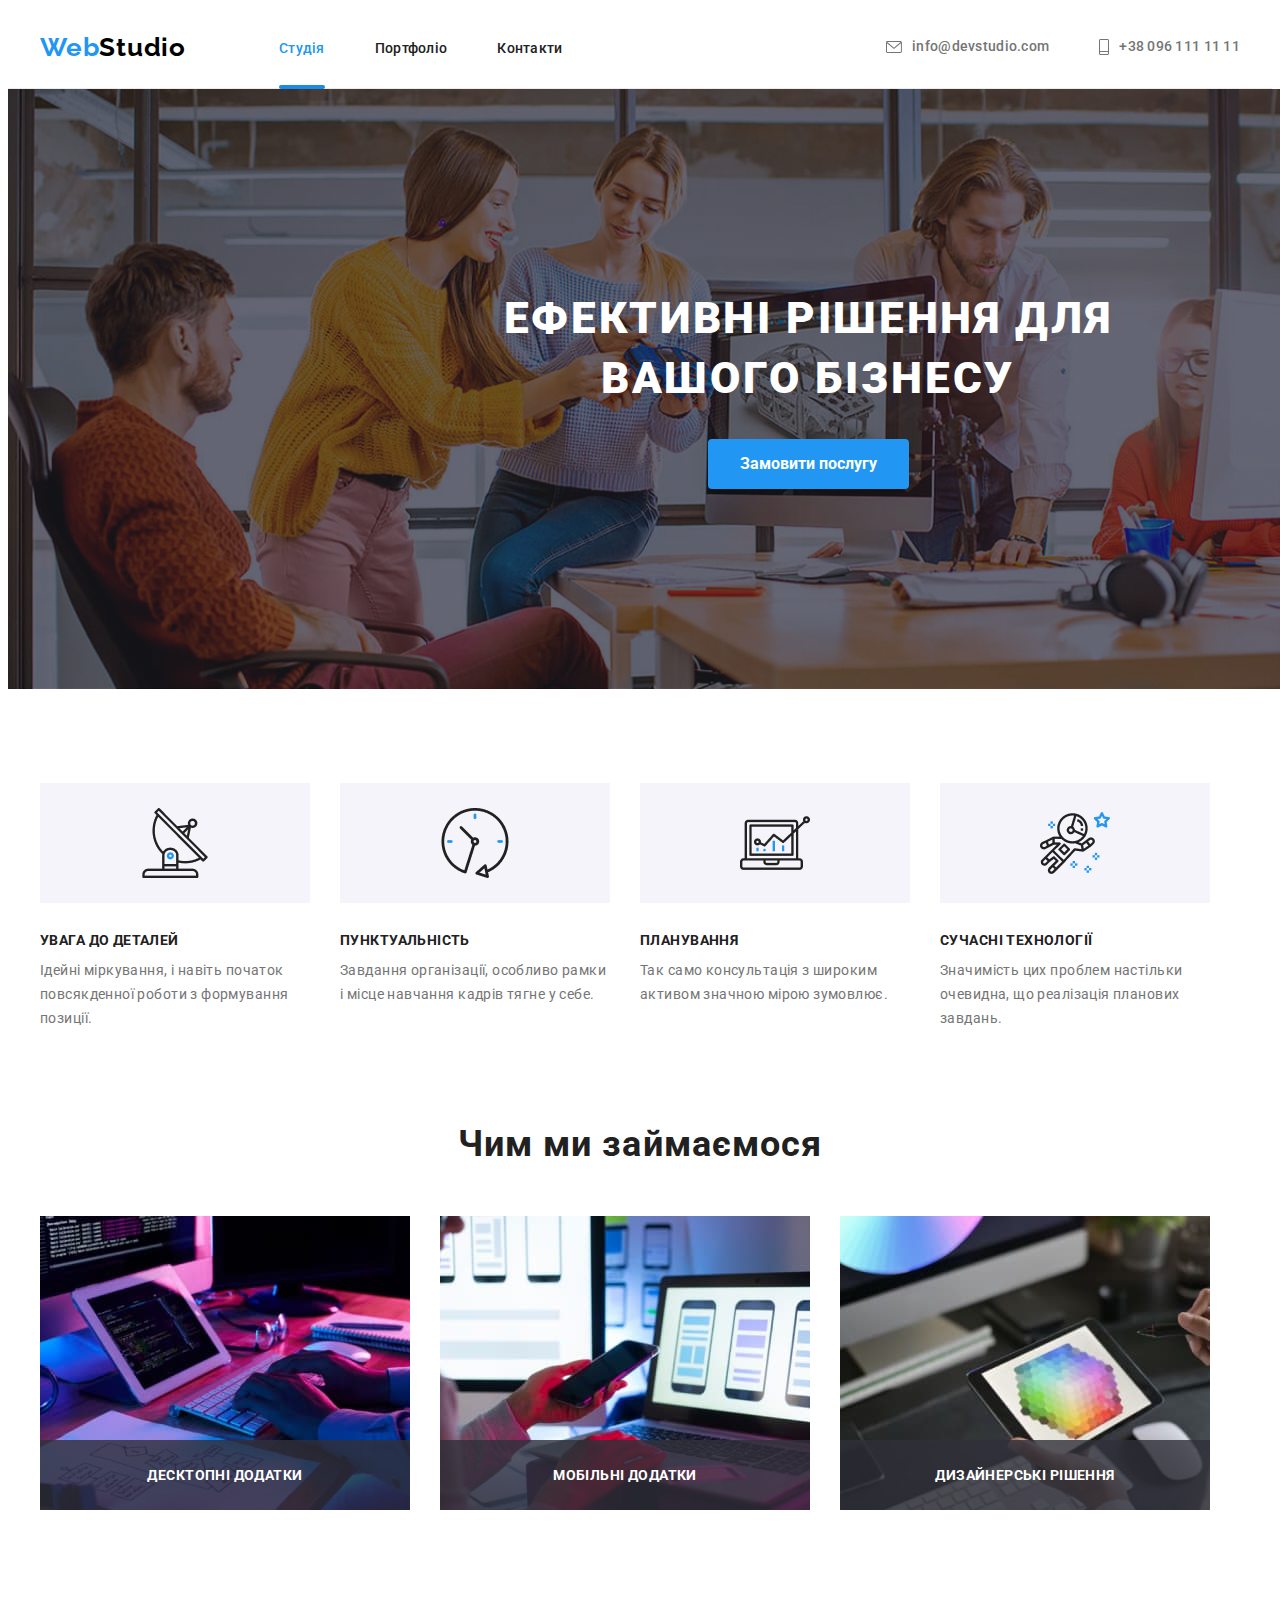
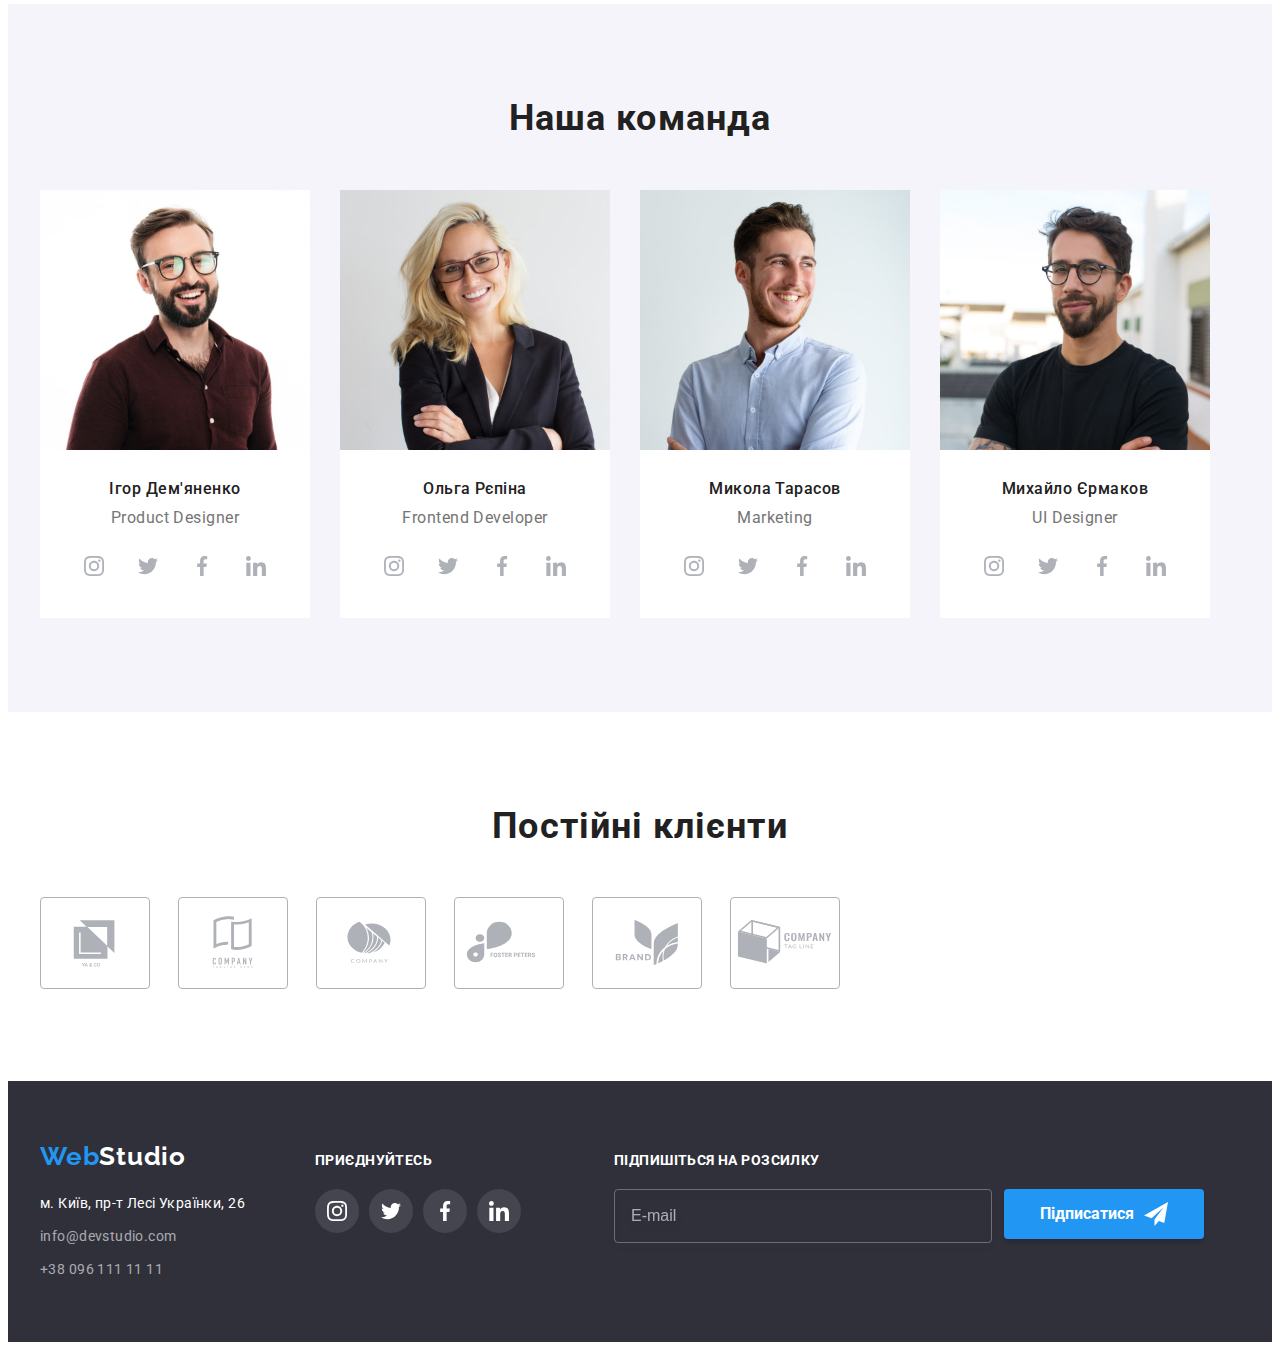
<file: index.html>
<!DOCTYPE html>
<html lang="uk">
  <head>
    <meta charset="UTF-8" />
    <meta http-equiv="X-UA-Compatible" content="IE=edge" />
    <meta name="viewport" content="width=device-width, initial-scale=1.0" />
    <title>Головна</title>
    <link rel="preconnect" href="https://fonts.googleapis.com" />
    <link rel="preconnect" href="https://fonts.gstatic.com" crossorigin />
    <link
      href="https://fonts.googleapis.com/css2?family=Raleway:wght@700&family=Roboto:wght@400;500;700;900&display=swap"
      rel="stylesheet"
    />

    <link
      rel="stylesheet"
      href="https://cdnjs.cloudflare.com/ajax/libs/modern-normalize/1.1.0/modern-normalize.min.css"
      integrity="sha512-wpPYUAdjBVSE4KJnH1VR1HeZfpl1ub8YT/NKx4PuQ5NmX2tKuGu6U/JRp5y+Y8XG2tV+wKQpNHVUX03MfMFn9Q=="
      crossorigin="anonymous"
      referrerpolicy="no-referrer"
    />

    <link href="https://unpkg.com/aos@2.3.1/dist/aos.css" rel="stylesheet" />

    <link
      rel="stylesheet"
      href="https://cdnjs.cloudflare.com/ajax/libs/animate.css/4.1.1/animate.min.css"
    />

    <link rel="stylesheet" href="./css/styles.css" />
  </head>

  <body class="site-body">
    <header class="header">
      <div class="container header-container">
        <nav class="header-navigation">
          <a href="./index.html" class="header-logo link"
            >Web<span class="header-logo-studio">Studio</span>
          </a>
          <ul class="header-list list">
            <li>
              <a
                class="current header-link-item link"
                href="index.html"
                style="color: #2196f3"
                >Студія</a
              >
            </li>
            <li>
              <a class="header-link-item link" href="./portfolio.html"
                >Портфоліо</a
              >
            </li>
            <li>
              <a class="header-link-item link" href="#">Контакти</a>
            </li>
          </ul>
        </nav>

        <ul class="header-contact-list list">
          <li>
            <a class="header-mail list link" href="mailto:info@devstudio.com">
              <svg class="post-phone-link" width="16" height="12">
                <use href="./img/post-phone.svg#icon-post"></use>
              </svg>
              info@devstudio.com
            </a>
          </li>

          <li>
            <a class="header-tel list link" href="tel:+380961111111">
              <svg class="tel-phone-link" width="10" height="16">
                <use href="./img/post-phone.svg#icon-phone"></use>
              </svg>
              +38 096 111 11 11
            </a>
          </li>
        </ul>
      </div>
    </header>

    <main class="main-content">
      <section class="main-section">
        <div class="container">
          <h1 class="main-title">ефективні рішення для<br />вашого бізнесу</h1>
          <button class="main-btn" type="button" data-modal-open>
            Замовити послугу
          </button>
        </div>
      </section>

      <section class="main-item">
        <div class="container">
          <ul class="main-item-list list">
            <li class="vector-detals">
              <h3 class="main-item-title list">увага до деталей</h3>
              <p class="main-item-text">
                Ідейні міркування, і навіть початок повсякденної роботи з
                формування позиції.
              </p>
            </li>

            <li class="vector-punctuality">
              <h3 class="main-item-title list">пунктуальність</h3>
              <p class="main-item-text">
                Завдання організації, особливо рамки і місце навчання кадрів
                тягне у себе.
              </p>
            </li>

            <li class="vector-planning">
              <h3 class="main-item-title">планування</h3>
              <p class="main-item-text">
                Так само консультація з широким активом значною мірою зумовлює.
              </p>
            </li>

            <li class="vector-technology">
              <h3 class="main-item-title">сучасні технології</h3>
              <p class="main-item-text">
                Значимість цих проблем настільки очевидна, що реалізація
                планових завдань.
              </p>
            </li>
          </ul>
        </div>
      </section>

      <section class="about">
        <div class="container">
          <h2 class="about-position">Чим ми займаємося</h2>
          <ul class="about-position-list list">
            <li class="block-picture">
              <img
                class="about-position-image"
                src="img/img0.jpg"
                alt="алгоритмізація"
                width="370"
              />

              <div class="upper-block">
                <h3 class="block-title">Десктопні додатки</h3>
              </div>
            </li>
            <li class="block-picture">
              <img
                class="about-position-image"
                src="img/img1.jpg"
                alt="мобільні додатки"
                width="370"
              />

              <div class="upper-block">
                <h3 class="block-title">Мобільні додатки</h3>
              </div>
            </li>
            <li class="block-picture">
              <img
                class="about-position-image"
                src="img/img2.jpg"
                alt="веб дизайн"
                width="370"
              />

              <div class="upper-block">
                <h3 class="block-title">Дизайнерські рішення</h3>
              </div>
            </li>
          </ul>
        </div>
      </section>

      <section class="workers">
        <div class="container">
          <h2 class="about-workers">Наша команда</h2>
          <ul class="about-workers-list list">
            <li class="worker-photo">
              <img
                class="about-workers-photo"
                src="img/img3.jpg"
                alt="фото продакт дизайнера"
                width="270"
              />
              <h3 class="about-workers-name">Ігор Дем'яненко</h3>
              <p class="about-workers-text">Product Designer</p>
              <ul class="workers-soc-list list">
                <li class="workers-soc-item">
                  <a href="" class="workers-soc-link link">
                    <svg class="workers-soc-icon" width="20" height="20">
                      <use href="./img/icons.svg#icon-instagram"></use>
                    </svg>
                  </a>
                </li>
                <li class="workers-soc-item">
                  <a href="" class="workers-soc-link link">
                    <svg class="workers-soc-icon" width="20" height="20">
                      <use href="./img/icons.svg#icon-twitter"></use>
                    </svg>
                  </a>
                </li>
                <li class="workers-soc-item">
                  <a href="" class="workers-soc-link link">
                    <svg class="workers-soc-icon" width="20" height="20">
                      <use href="./img/icons.svg#icon-facebook"></use>
                    </svg>
                  </a>
                </li>
                <li class="workers-soc-item">
                  <a href="" class="workers-soc-link link">
                    <svg class="workers-soc-icon" width="20" height="20">
                      <use href="./img/icons.svg#icon-linkedin"></use>
                    </svg>
                  </a>
                </li>
              </ul>
            </li>

            <li class="worker-photo">
              <img
                class="about-workers-photo"
                src="img/img4.jpg"
                alt="фото фронтенд розробника"
                width="270"
              />
              <h3 class="about-workers-name">Ольга Рєпіна</h3>
              <p class="about-workers-text">Frontend Developer</p>
              <ul class="workers-soc-list list">
                <li class="workers-soc-item">
                  <a href="" class="workers-soc-link link">
                    <svg class="workers-soc-icon" width="20" height="20">
                      <use href="./img/icons.svg#icon-instagram"></use>
                    </svg>
                  </a>
                </li>
                <li class="workers-soc-item">
                  <a href="" class="workers-soc-link link">
                    <svg class="workers-soc-icon" width="20" height="20">
                      <use href="./img/icons.svg#icon-twitter"></use>
                    </svg>
                  </a>
                </li>
                <li class="workers-soc-item">
                  <a href="" class="workers-soc-link link">
                    <svg class="workers-soc-icon" width="20" height="20">
                      <use href="./img/icons.svg#icon-facebook"></use>
                    </svg>
                  </a>
                </li>
                <li class="workers-soc-item">
                  <a href="" class="workers-soc-link link">
                    <svg class="workers-soc-icon" width="20" height="20">
                      <use href="./img/icons.svg#icon-linkedin"></use>
                    </svg>
                  </a>
                </li>
              </ul>
            </li>

            <li class="worker-photo">
              <img
                class="about-workers-photo"
                src="img/img5.jpg"
                alt="фото маркетолога"
                width="270"
              />
              <h3 class="about-workers-name">Микола Тарасов</h3>
              <p class="about-workers-text">Marketing</p>
              <ul class="workers-soc-list list">
                <li class="workers-soc-item">
                  <a href="" class="workers-soc-link link">
                    <svg class="workers-soc-icon" width="20" height="20">
                      <use href="./img/icons.svg#icon-instagram"></use>
                    </svg>
                  </a>
                </li>
                <li class="workers-soc-item">
                  <a href="" class="workers-soc-link link">
                    <svg class="workers-soc-icon" width="20" height="20">
                      <use href="./img/icons.svg#icon-twitter"></use>
                    </svg>
                  </a>
                </li>
                <li class="workers-soc-item">
                  <a href="" class="workers-soc-link link">
                    <svg class="workers-soc-icon" width="20" height="20">
                      <use href="./img/icons.svg#icon-facebook"></use>
                    </svg>
                  </a>
                </li>
                <li class="workers-soc-item">
                  <a href="" class="workers-soc-link link">
                    <svg class="workers-soc-icon" width="20" height="20">
                      <use href="./img/icons.svg#icon-linkedin"></use>
                    </svg>
                  </a>
                </li>
              </ul>
            </li>

            <li class="worker-photo">
              <img
                class="about-workers-photo"
                src="img/img6.jpg"
                alt="фото юай дизайнера"
                width="270"
              />
              <h3 class="about-workers-name">Михайло Єрмаков</h3>
              <p class="about-workers-text">UI Designer</p>
              <ul class="workers-soc-list list">
                <li class="workers-soc-item">
                  <a href="" class="workers-soc-link link">
                    <svg class="workers-soc-icon" width="20" height="20">
                      <use href="./img/icons.svg#icon-instagram"></use>
                    </svg>
                  </a>
                </li>
                <li class="workers-soc-item">
                  <a href="" class="workers-soc-link link">
                    <svg class="workers-soc-icon" width="20" height="20">
                      <use href="./img/icons.svg#icon-twitter"></use>
                    </svg>
                  </a>
                </li>
                <li class="workers-soc-item">
                  <a href="" class="workers-soc-link link">
                    <svg class="workers-soc-icon" width="20" height="20">
                      <use href="./img/icons.svg#icon-facebook"></use>
                    </svg>
                  </a>
                </li>
                <li class="workers-soc-item">
                  <a href="" class="workers-soc-link link">
                    <svg class="workers-soc-icon" width="20" height="20">
                      <use href="./img/icons.svg#icon-linkedin"></use>
                    </svg>
                  </a>
                </li>
              </ul>
            </li>
          </ul>
        </div>
      </section>

      <section class="klients">
        <div class="container">
          <h2 class="about-klients">Постійні клієнти</h2>
          <ul class="klients-list list">
            <li class="klients-item">
              <a href="" class="klients-link link">
                <svg class="klients-icon" width="106" height="60">
                  <use href="./img/logo.svg#icon-logo-1"></use>
                </svg>
              </a>
            </li>

            <li class="klients-item">
              <a href="" class="klients-link link">
                <svg class="klients-icon" width="106" height="60">
                  <use href="./img/logo.svg#icon-logo-2"></use>
                </svg>
              </a>
            </li>

            <li class="klients-item">
              <a href="" class="klients-link link">
                <svg class="klients-icon" width="106" height="60">
                  <use href="./img/logo.svg#icon-logo-3"></use>
                </svg>
              </a>
            </li>

            <li class="klients-item">
              <a href="" class="klients-link link">
                <svg class="klients-icon" width="106" height="60">
                  <use href="./img/logo.svg#icon-logo-4"></use>
                </svg>
              </a>
            </li>

            <li class="klients-item">
              <a href="" class="klients-link link">
                <svg class="klients-icon" width="106" height="60">
                  <use href="./img/logo.svg#icon-logo-5"></use>
                </svg>
              </a>
            </li>

            <li class="klients-item">
              <a href="" class="klients-link link"
                ><svg class="klients-icon" width="106" height="60">
                  <use href="./img/logo.svg#icon-logo-6"></use>
                </svg>
              </a>
            </li>
          </ul>
        </div>
      </section>
    </main>

    <footer class="contacts-adress">
      <div class="container footer-container">
        <div class="footer-container-left">
          <a href="./index.html" class="header-logo link"
            >Web<span class="header-studio-logo">Studio</span></a
          >
          <address class="contacts-adresses">
            <ul class="about-contacts list link">
              <li class="about-map">
                <a
                  class="about-contacts-map link"
                  href="https://goo.gl/maps/CPtrU1FHBa2aNyZL9"
                  target="_blank"
                  rel="noopener noreferrer nofollow"
                  >м. Київ, пр-т Лесі Українки, 26</a
                >
              </li>
              <li class="about-mail">
                <a
                  class="about-contacts-mail link"
                  href="mailto:info@devstudio.com"
                  >info@devstudio.com</a
                >
              </li>
              <li class="about-tel">
                <a class="about-contacts-tel link" href="tel:+380961111111"
                  >+38 096 111 11 11</a
                >
              </li>
            </ul>
          </address>
        </div>

        <div class="footer-container-right">
          <p class="footer-soc-title">Приєднуйтесь</p>
          <ul class="footer-soc-list list">
            <li class="footer-soc-item">
              <a href="" class="footer-soc-link link">
                <svg class="footer-soc-icon" width="20" height="20">
                  <use href="./img/icons.svg#icon-instagram"></use>
                </svg>
              </a>
            </li>
            <li class="footer-soc-item">
              <a href="" class="footer-soc-link link">
                <svg class="footer-soc-icon" width="20" height="20">
                  <use href="./img/icons.svg#icon-twitter"></use>
                </svg>
              </a>
            </li>
            <li class="footer-soc-item">
              <a href="" class="footer-soc-link link">
                <svg class="footer-soc-icon" width="20" height="20">
                  <use href="./img/icons.svg#icon-facebook"></use>
                </svg>
              </a>
            </li>
            <li class="footer-soc-item">
              <a href="" class="footer-soc-link link">
                <svg class="footer-soc-icon" width="20" height="20">
                  <use href="./img/icons.svg#icon-linkedin"></use>
                </svg>
              </a>
            </li>
          </ul>
        </div>

        <div class="online-section">
          <p class="footer-online-title">Підпишіться на розсилку</p>

          <form class="online-form">
            <input
              type="email"
              name="user-mail"
              class="online-input"
              placeholder="E-mail"
              required
              id="user-mail"
            />

            <button type="submit" class="online-button">
              Підписатися
              <svg class="modal-online-icon" width="24" height="24">
                <use href="./img/icons.svg#icon-iconsend"></use>
              </svg>
            </button>
          </form>
        </div>
      </div>
    </footer>

    <div class="backdrop is-hidden" data-modal>
      <div class="modal">
        <button type="button" class="modal-close" data-modal-close>
          <svg class="modal-close-icon" width="18" height="18">
            <use href="./img/icons.svg#icon-hrestik-1"></use>
          </svg>
        </button>

        <p class="modal-title">Залиште свої дані,ми вам передзвонимо</p>

        <form class="modal-form">
          <div class="modal-field">
            <label for="user-name" class="input-label"> Ім'я</label>
            <div class="input-wrap">
              <input
                type="text"
                name="user-name"
                class="modal-input"
                placeholder=""
                required
                id="user-name"
              />
              <svg class="modal-input-icon" width="12" height="12">
                <use href="./img/icons.svg#icon-name22"></use>
              </svg>
            </div>
          </div>

          <div class="modal-field">
            <label for="user-tel" class="input-label">Телефон</label>
            <div class="input-wrap">
              <input
                type="tel"
                name="user-tel"
                class="modal-input"
                placeholder=""
                required
                id="user-tel"
              />
              <svg class="modal-input-icon" width="13" height="13">
                <use href="./img/icons.svg#icon-phone22"></use>
              </svg>
            </div>
          </div>

          <div class="modal-field">
            <label for="user-mail" class="input-label">Пошта</label>
            <div class="input-wrap">
              <input
                type="email"
                name="user-mail"
                class="modal-input"
                placeholder=""
                required
                id="user-mail"
              />
              <svg class="modal-input-icon" width="15" height="12">
                <use href="./img/icons.svg#icon-post22"></use>
              </svg>
            </div>
          </div>

          <div class="modal-field">
            <label for="user-comment" class="input-label">Коментар</label>
            <textarea
              type="text"
              name="user-comment"
              class="modal-text"
              placeholder="Введіть текст"
              required
              id="user-comment"
            ></textarea>
          </div>

          <div class="modal-field">
            <input
              type="checkbox"
              name="privacy"
              id="privacy"
              class="input-check visually-hidden"
            />
            <label for="privacy" class="check-text">
              <span>
                <svg class="check-icon" width="16" height="15">
                  <use href="./img/icons.svg#icon-check"></use>
                </svg>
              </span>
              Погоджуюся з розсилкою та приймаю &nbsp
              <a href="" class="modal-condition"> Умови договору</a>
            </label>
          </div>

          <button class="modal-button" type="submit">Відправити</button>
        </form>
      </div>
    </div>

    <script src="https://unpkg.com/aos@2.3.1/dist/aos.js"></script>
    <script>
      AOS.init();
    </script>
    <script src="./js/modal.js"></script>
  </body>
</html>
</file>
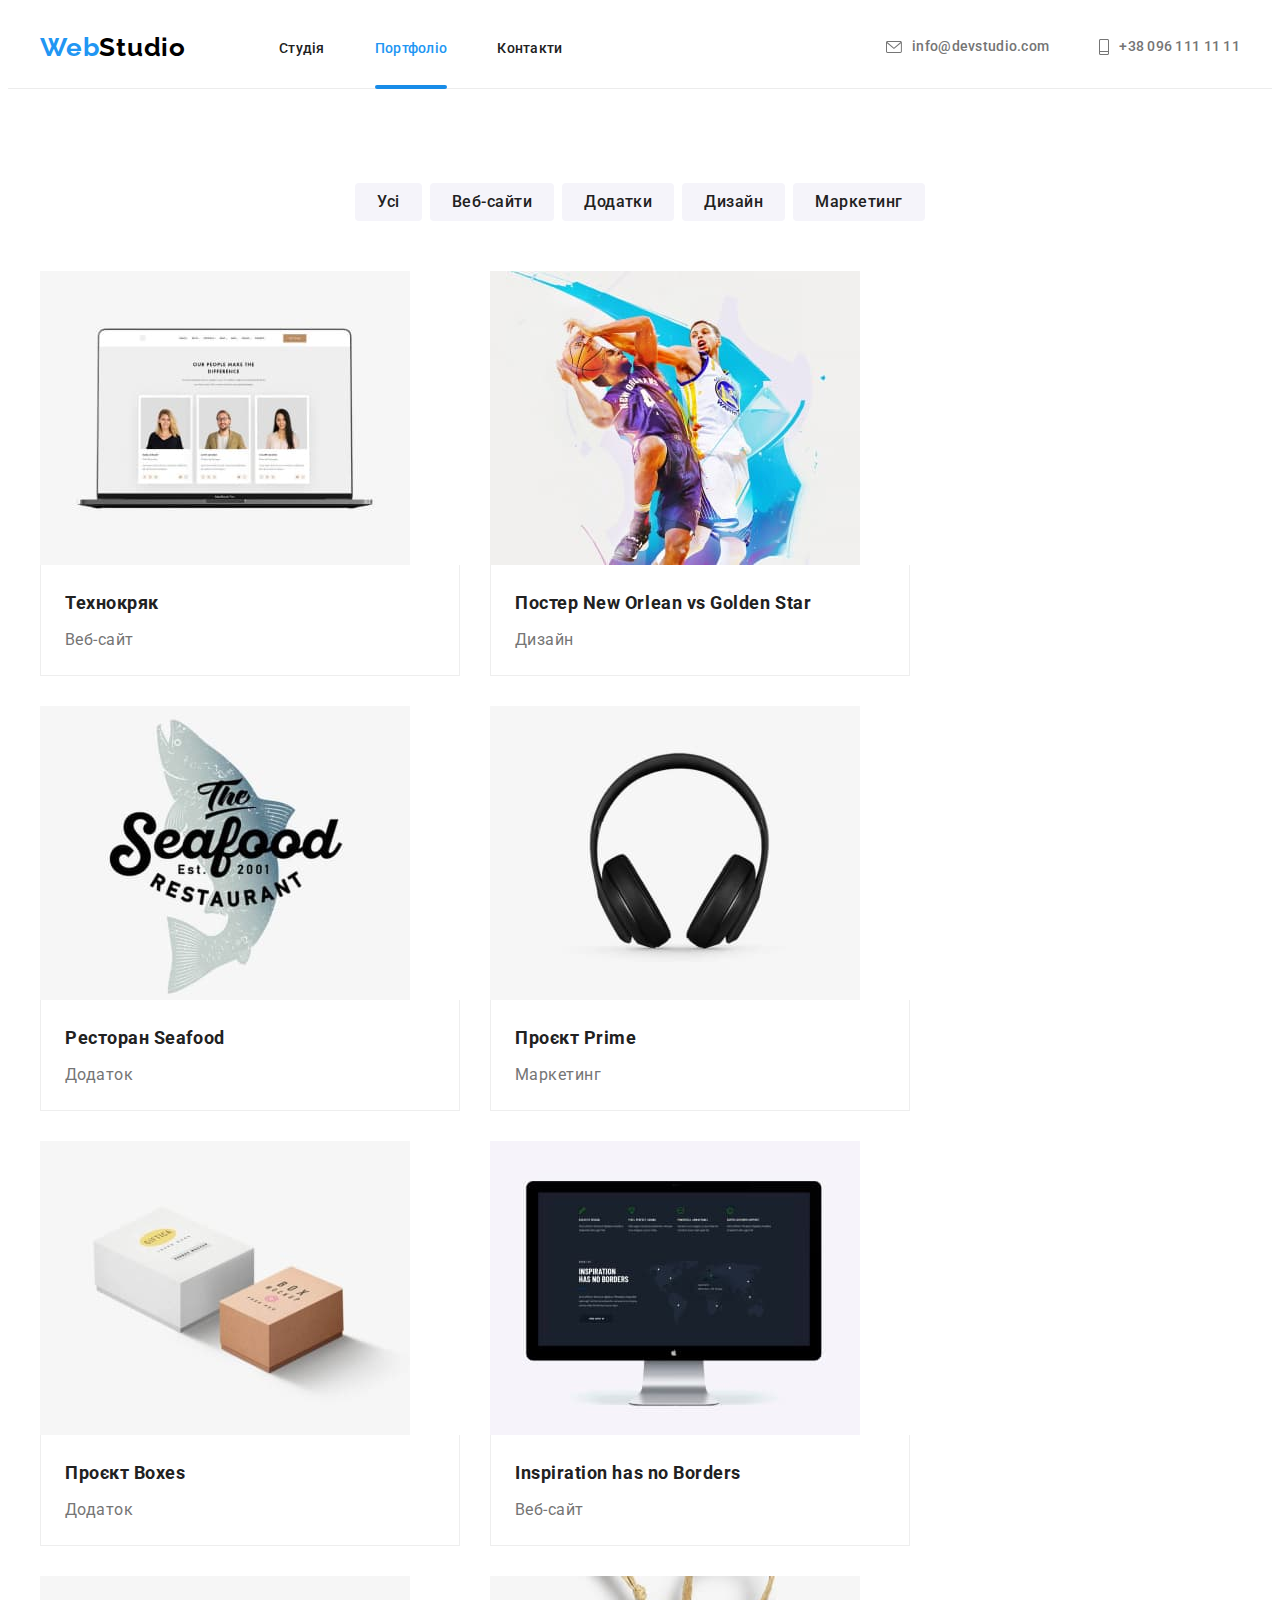
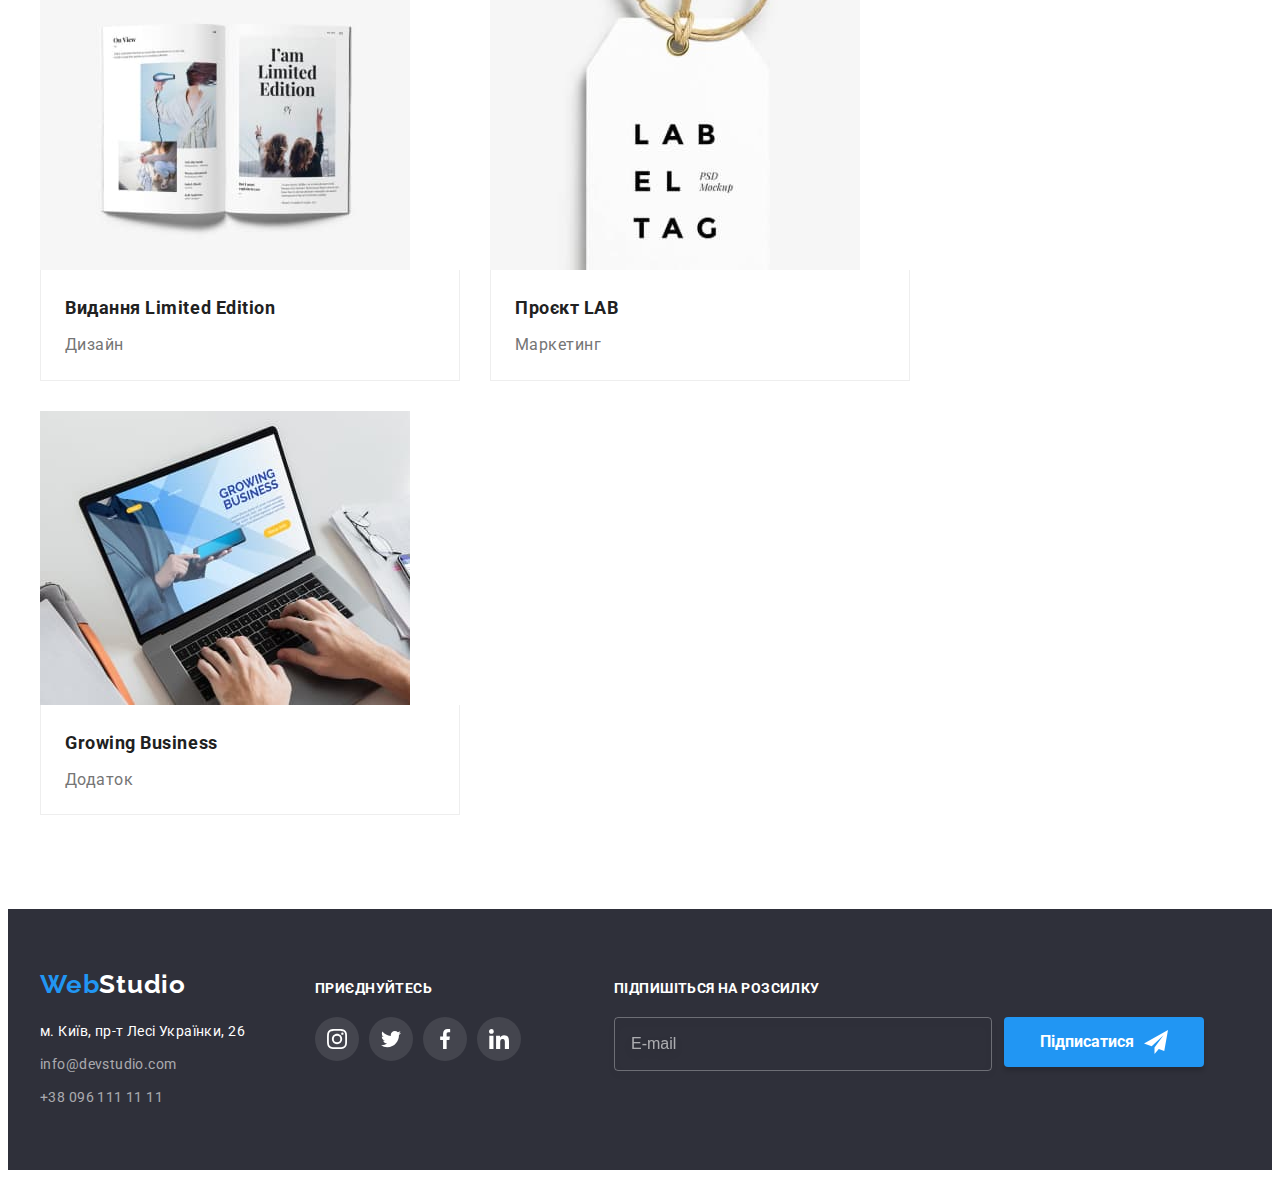
<file: portfolio.html>
<!DOCTYPE html>
<html lang="uk">
<head>
  <meta charset="UTF-8">
  <meta http-equiv="X-UA-Compatible" content="IE=edge">
  <meta name="viewport" content="width=device-width, initial-scale=1.0">
  <title>Портфоліо</title>
<link rel="preconnect" href="https://fonts.googleapis.com">
<link rel="preconnect" href="https://fonts.gstatic.com" crossorigin>
<link href="https://fonts.googleapis.com/css2?family=Raleway:wght@700&family=Roboto:wght@400;500;700;900&display=swap" 
rel="stylesheet">

<link
      rel="stylesheet"
      href="https://cdnjs.cloudflare.com/ajax/libs/modern-normalize/1.1.0/modern-normalize.min.css"
      integrity="sha512-wpPYUAdjBVSE4KJnH1VR1HeZfpl1ub8YT/NKx4PuQ5NmX2tKuGu6U/JRp5y+Y8XG2tV+wKQpNHVUX03MfMFn9Q=="
      crossorigin="anonymous"
      referrerpolicy="no-referrer"
    />

<link rel="stylesheet" href="./css/styles.css">
</head>

<body class="site-body">
    <header class="header">
      <div class="container header-container">
      <nav class="header-navigation">
        <a href="./index.html" class="header-logo link">Web<span class="header-logo-studio">Studio</span></a>

        <ul class="header-list list">
          <li><a class="header-link-item link" href="./index.html">Студія</a></li>
          <li><a class="current header-link-item link" href="./index.html" style="color:#2196F3;">Портфоліо</a>
          </li>
          <li><a class="header-link-item link" href="#">Контакти</a></li>
        </ul>
      </nav>
      <ul class="header-contact-list list">
        <li>
          <a class="header-mail list link" href="mailto:info@devstudio.com">
            <svg class="post-phone-link" width="16" height="12">
              <use href="./img/post-phone.svg#icon-post"></use>
            </svg>
            info@devstudio.com
          </a>
        </li>

        <li>
          <a class="header-tel list link" href="tel:+380961111111">
            <svg class="tel-phone-link" width="10" height="16">
              <use href="./img/post-phone.svg#icon-phone"></use>
            </svg>
            +38 096 111 11 11
          </a>
        </li>
      </ul>
      </div>
    </header>

    <main>
        <section class="portfolio-section">
          <div class="container">
            <ul class="section-btn list">
                <li><button class="btn-list" type="button">Усі</button></li>
                <li><button class="btn-list" type="button">Веб-сайти</button></li>
                <li><button class="btn-list" type="button">Додатки</button></li>
                <li><button class="btn-list" type="button">Дизайн</button></li>
                <li><button class="btn-list" type="button">Маркетинг</button></li>
            </ul>
          
    
            <ul class="picture list">
                <li class="picture-image">

                  <div class="image-wrap">
                   <img src="./img/img211.jpg" alt="картинка" width="370">
                    <p class="image-text">
                    Ресурс пропонує комплексні пропозиції з різним рівнем функціоналу та сервісів. Все це дозволить відвідувачу отримати вичерпні відомості про компанію чи приватну особу.
                    </p>
                  </div>

                  <div class="picture-text-list">
                   <h3 class="picture-title">Технокряк</h3>
                   <p class="picture-text">Веб-сайт</p>
                  </div>
                </li>

                <li class="picture-image">

                  <div class="image-wrap">
                   <img src="./img/img221.jpg" alt="картинка" width="370"> 
                    <p class="image-text">
                    Ресурс пропонує комплексні пропозиції з різним рівнем функціоналу та сервісів. Все це дозволить відвідувачу отримати вичерпні відомості про компанію чи приватну особу.
                    </p>
                  </div>

                  <div class="picture-text-list">
                   <h3 class="picture-title">Постер New Orlean vs Golden Star</h3>
                   <p class="picture-text">Дизайн</p>
                  </div>
                </li>

                <li class="picture-image">

                  <div class="image-wrap">
                   <img src="img/img231.jpg" alt="картинка" width="370">
                    <p class="image-text">
                    Ресурс пропонує комплексні пропозиції з різним рівнем функціоналу та сервісів. Все це дозволить відвідувачу отримати вичерпні відомості про компанію чи приватну особу.
                    </p>
                  </div>
                  <div class="picture-text-list">
                   <h3 class="picture-title">Ресторан Seafood</h3>
                   <p class="picture-text">Додаток</p>
                  </div>
                </li>

                <li class="picture-image">

                  <div class="image-wrap">
                   <img src="img/img241.jpg" alt="картинка" width="370">
                    <p class="image-text">
                    Ресурс пропонує комплексні пропозиції з різним рівнем функціоналу та сервісів. Все це дозволить відвідувачу отримати вичерпні відомості про компанію чи приватну особу.
                    </p>
                  </div>

                   <div class="picture-text-list">
                  <h3 class="picture-title">Проєкт Prime</h3>
                  <p class="picture-text">Маркетинг</p>
                   </div>
                </li>

                <li class="picture-image">

                  <div class="image-wrap">
                   <img src="img/img251.jpg" alt="картинка" width="370">
                    <p class="image-text">
                    Ресурс пропонує комплексні пропозиції з різним рівнем функціоналу та сервісів. Все це дозволить відвідувачу отримати вичерпні відомості про компанію чи приватну особу.
                    </p>
                  </div>

                  <div class="picture-text-list">
                   <h3 class="picture-title">Проєкт Boxes</h3>
                   <p class="picture-text">Додаток</p>
                  </div>
                </li>

                <li class="picture-image">

                  <div class="image-wrap">
                   <img src="img/img261.jpg" alt="картинка" width="370">
                    <p class="image-text">
                    Ресурс пропонує комплексні пропозиції з різним рівнем функціоналу та сервісів. Все це дозволить відвідувачу отримати вичерпні відомості про компанію чи приватну особу.
                    </p>
                  </div>

                  <div class="picture-text-list">
                   <h3 class="picture-title">Inspiration has no Borders</h3>
                   <p class="picture-text">Веб-сайт</p>
                  </div>
                </li>

                <li class="picture-image">

                  <div class="image-wrap">
                   <img src="img/img271.jpg" alt="картинка" width="370">
                    <p class="image-text">
                    Ресурс пропонує комплексні пропозиції з різним рівнем функціоналу та сервісів. Все це дозволить відвідувачу отримати вичерпні відомості про компанію чи приватну особу.
                    </p>
                  </div>

                  <div class="picture-text-list">
                   <h3 class="picture-title">Видання Limited Edition</h3>
                   <p class="picture-text">Дизайн</p>
                  </div>
                </li>

                <li class="picture-image">

                  <div class="image-wrap">
                   <img src="img/img281.jpg" alt="картинка" width="370">
                    <p class="image-text">
                    Ресурс пропонує комплексні пропозиції з різним рівнем функціоналу та сервісів. Все це дозволить відвідувачу отримати вичерпні відомості про компанію чи приватну особу.
                    </p>
                  </div>

                  <div class="picture-text-list">
                   <h3 class="picture-title">Проєкт LAB</h3>
                   <p class="picture-text">Маркетинг</p>
                  </div>
                </li>

                <li class="picture-image">

                  <div class="image-wrap">
                   <img src="img/img291.jpg" alt="картинка" width="370">
                    <p class="image-text">
                    Ресурс пропонує комплексні пропозиції з різним рівнем функціоналу та сервісів. Все це дозволить відвідувачу отримати вичерпні відомості про компанію чи приватну особу.
                    </p>
                  </div>

                  <div class="picture-text-list">
                   <h3 class="picture-title">Growing Business</h3>
                   <p class="picture-text">Додаток</p>
                  </div>
                </li>
            </ul>
          </div>
        </section>

        <footer class="contacts-adress">
          <div class="container footer-container">
            <div class="footer-container-left">
              <a href="./index.html" class="header-logo link"
                >Web<span class="header-studio-logo">Studio</span></a
              >
              <address class="contacts-adresses">
                <ul class="about-contacts list link">
                  <li class="about-map">
                    <a
                      class="about-contacts-map link"
                      href="https://goo.gl/maps/CPtrU1FHBa2aNyZL9"
                      target="_blank"
                      rel="noopener noreferrer nofollow"
                      >м. Київ, пр-т Лесі Українки, 26</a
                    >
                  </li>
                  <li class="about-mail">
                    <a
                      class="about-contacts-mail link"
                      href="mailto:info@devstudio.com"
                      >info@devstudio.com</a
                    >
                  </li>
                  <li class="about-tel">
                    <a class="about-contacts-tel link" href="tel:+380961111111"
                      >+38 096 111 11 11</a
                    >
                  </li>
                </ul>
              </address>
            </div>
    
            <div class="footer-container-right">
              <p class="footer-soc-title">Приєднуйтесь</p>
              <ul class="footer-soc-list list">
                <li class="footer-soc-item">
                  <a href="" class="footer-soc-link link">
                    <svg class="footer-soc-icon" width="20" height="20">
                      <use href="./img/icons.svg#icon-instagram"></use>
                    </svg>
                  </a>
                </li>
                <li class="footer-soc-item">
                  <a href="" class="footer-soc-link link">
                    <svg class="footer-soc-icon" width="20" height="20">
                      <use href="./img/icons.svg#icon-twitter"></use>
                    </svg>
                  </a>
                </li>
                <li class="footer-soc-item">
                  <a href="" class="footer-soc-link link">
                    <svg class="footer-soc-icon" width="20" height="20">
                      <use href="./img/icons.svg#icon-facebook"></use>
                    </svg>
                  </a>
                </li>
                <li class="footer-soc-item">
                  <a href="" class="footer-soc-link link">
                    <svg class="footer-soc-icon" width="20" height="20">
                      <use href="./img/icons.svg#icon-linkedin"></use>
                    </svg>
                  </a>
                </li>
              </ul>
            </div>

<div class="online-section">
  <p class="footer-online-title">Підпишіться на розсилку</p>
  <form class="online-form">
   <input
     type="email"
     name="user-mail"
     class="online-input"
     placeholder="E-mail"
     required
     id="user-mail"
    >
    <button type="submit" class="online-button">Підписатися
     <svg class="modal-online-icon" width="24" height="24">
        <use href="./img/icons.svg#icon-iconsend"></use>
     </svg>
    </button>
   </form>
  </div>

          </div>
        </footer>
  </body>
</html>
</file>
<file: css/styles.css>
/*color variables*/
:root {
  --blue: #2196f3;
  --black: #000000;
  --white: #ffffff;
  --dark-section: #2f303a;
  --gray-section: #f5f4fa;
  --dark-title: #212121;
  --dark-text: #757575;
  --white-background: #f5f5f5;
  --dark-blue: #188ce8;
}

p,
h1,
h2,
h3,
h4,
h5,
h6 {
  margin: 0;
}
ul,
ol {
  margin: 0;
  padding-left: 0;
}
button {
  cursor: pointer;
  border-radius: 4px;
}

address {
  font-style: normal;
}
img {
  display: block;
  max-width: 100%;
  height: auto;
}

body {
  font-family: roboto, sans-serif;
  background: var(--white);
}

.list {
  list-style: none;
}

.link {
  text-decoration: none;
}

.site-body {
  background: var(--white);
}

.container {
  width: 1200px;
  margin: 0 auto;
  padding-left: 15px;
  padding-right: 15px;
}

.visually-hidden {
  position: absolute;
  width: 1px;
  height: 1px;
  margin: -1px;
  border: 0;
  padding: 0;
  white-space: nowrap;
  clip-path: inset(100%);
  clip: rect(0 0 0 0);
  overflow: hidden;
}

/*------------------------Header-------------------------*/
.header {
  background-color: var(--white);
  border-bottom: 1px;
  border-color: #ececec;
}

.header-list .link {
  font-weight: 500;
  font-size: 14px;
  line-height: 1.14;
  letter-spacing: 0.02em;
  color: var(--dark-title);
}

.header-list {
  display: flex;
  gap: 50px;
  margin-left: 93px;
}

header {
  padding-top: 24px;
  padding-bottom: 25px;
}

.header {
  border-bottom-style: solid;
  border-bottom-color: #ececec;
  border-bottom-width: 1px;
}

.header-logo {
  font-family: raleway;
  font-weight: 700;
  font-size: 26px;
  line-height: 1.19;
  letter-spacing: 0.03em;
  color: var(--blue);
}

.header-logo-studio {
  color: var(--black);
}

.header-studio-logo {
  color: var(--white);
}

.header-link-item {
  font-weight: 500;
  font-size: 14px;
  line-height: 1.14;
  letter-spacing: 0.02em;
  color: var(--blue);
}

.header-mail {
  font-weight: 500;
  font-size: 14px;
  line-height: 1.14;
  letter-spacing: 0.02em;
  color: var(--dark-text);
  transition: color 250ms cubic-bezier(0.4, 0, 0.2, 1);
}

.header-mail:hover,
:focus {
  color: var(--blue);
}

.phone {
  width: 122px;
}

.header-tel {
  font-weight: 500;
  font-size: 14px;
  line-height: 1.14;
  letter-spacing: 0.02em;
  color: var(--dark-text);
  transition: color 250ms cubic-bezier(0.4, 0, 0.2, 1),
    fill 250ms cubic-bezier(0.4, 0, 0.2, 1);
}

.header-tel:hover,
:focus {
  color: var(--blue);
}

.header-list .link:hover,
.header-list .link:focus {
  color: var(--blue);
}

.header-navigation {
  display: flex;
  align-items: center;
}

.header-container {
  display: flex;
  justify-content: space-between;
}

.header-contact-list {
  display: flex;
  align-items: center;
  gap: 50px;
}

.post-phone-link {
  fill: #757575;
  margin-right: 10px;
  transition: fill 250ms cubic-bezier(0.4, 0, 0.2, 1);
}

.header-mail {
  display: flex;
  align-items: center;
}

.header-mail:hover .post-phone-link {
  fill: var(--blue);
}

.tel-phone-link {
  fill: #757575;
  margin-right: 10px;
  transition: fill 250ms cubic-bezier(0.4, 0, 0.2, 1);
}

.header-tel {
  display: flex;
  align-items: center;
}

.header-tel:hover .tel-phone-link {
  fill: var(--blue);
}

.link {
  transition: color 250ms cubic-bezier(0.4, 0, 0.2, 1);
}

.header-link-item {
  position: relative;
}

.current {
  color: var(--dark-blue);
}

.current::after {
  content: "";
  position: absolute;
  background: var(--dark-blue);
  height: 4px;
  border-radius: 2px;
  width: 100%;
  bottom: -33px;
  left: 0;
}

/*----------------------------Main---------------------------*/

.main-section {
  background-color: var(--dark-section);
  padding-top: 200px;
  padding-bottom: 200px;

  background-image: linear-gradient(
      rgba(47, 48, 58, 0.4),
      rgba(47, 48, 58, 0.4)
    ),
    url(../img/img-main.jpg);
  width: 1600px;
  margin: 0 auto;
  background-repeat: no-repeat;
  background-position: center;
  background-size: cover;
}

.main-section {
  background-color: var(--dark-section);
}

.main-title {
  font-weight: 900;
  font-size: 44px;
  line-height: 1.36;
  color: var(--white);

  text-align: center;
  letter-spacing: 0.06em;
  text-transform: uppercase;
}

.main-btn {
  font-family: "Roboto";
  font-weight: 700;
  font-size: 16px;
  line-height: 1.87;
  color: var(--white);

  background-color: var(--blue);
  box-shadow: 0px 4px 4px rgba(0, 0, 0, 0.15);
  border-radius: 4px;
  border-width: 0px;

  margin-left: auto;
  margin-right: auto;
  margin-top: 30px;
  display: block;
  transition: background-color 250ms cubic-bezier(0.4, 0, 0.2, 1);
}

button:hover {
  background-color: var(--dark-blue);
  color: var(--white);
}

button:focus {
  background-color: var(--dark-blue);
  color: var(--white);
}

.main-btn {
  padding: 10px 32px;
}

/*-----------vector-----------*/

.vector-list {
  display: flex;
  gap: 30px;
  margin-top: 94px;
  margin-bottom: 30px;
}

.vector-link {
  width: 100%;
  height: 100%;
  background: #f5f4fa;
  border-radius: 4px;
  display: flex;
  justify-content: center;
  align-items: center;
}

.vector-item {
  width: calc((100%-90px) / 4);
  height: 120px;
}

.vector-detals::before {
  content: "";
  background-color: #f5f4fa;
  width: 270px;
  height: 120px;
  display: block;
  margin-bottom: 30px;
  background-image: url(../img/antenna.png);
  background-repeat: no-repeat;
  background-position: center;
}

.vector-punctuality::before {
  content: "";
  background-color: #f5f4fa;
  width: 270px;
  height: 120px;
  display: block;
  margin-bottom: 30px;
  background-image: url(../img/clock.png);
  background-repeat: no-repeat;
  background-position: center;
}

.vector-planning::before {
  content: "";
  background-color: #f5f4fa;
  width: 270px;
  height: 120px;
  display: block;
  margin-bottom: 30px;
  background-image: url(../img/diagram.png);
  background-repeat: no-repeat;
  background-position: center;
}

.vector-technology::before {
  content: "";
  background-color: #f5f4fa;
  width: 270px;
  height: 120px;
  display: block;
  margin-bottom: 30px;
  background-image: url(../img/astronaut.png);
  background-repeat: no-repeat;
  background-position: center;
}

/*------------Main item---------*/

.main-item {
  background-color: var(--white);
  padding-top: 94px;
  padding-bottom: 94px;
}

.main-item-list {
  display: flex;
  gap: 30px;
  flex-basis: 270px;
}

.main-item-title {
  font-weight: 700;
  font-size: 14px;
  line-height: 1.14;
  letter-spacing: 0.03em;
  text-transform: uppercase;

  color: var(--dark-title);

  margin-bottom: 10px;
}

.main-item-text {
  font-weight: 400;
  font-size: 14px;
  line-height: 1.71;

  letter-spacing: 0.03em;
  line-height: 24px;
  color: var(--dark-text);

  width: 270px;
}

/*--------------------About-------------------*/

.about {
  background-color: var(--white);
  padding-bottom: 94px;
}

.about-position {
  font-weight: 700;
  font-size: 36px;
  line-height: 1.16;
  text-align: center;
  letter-spacing: 0.03em;
  color: var(--dark-title);
}

.about-position-list {
  display: flex;
  gap: 30px;
  margin-top: 50px;
}

/*-----Upper block------*/

.upper-picture {
  position: relative;
}

.upper-block {
  position: absolute;
  width: 100%;
  height: 70px;
  bottom: 0;
  background: rgba(47, 48, 58, 0.8);
}

.block-title {
  position: absolute;
  top: 27px;
  width: 100%;
  font-family: "Roboto";
  font-style: normal;
  font-weight: 700;
  font-size: 14px;
  line-height: 16px;
  text-align: center;
  letter-spacing: 0.03em;
  text-transform: uppercase;
  color: var(--white);
}

.block-picture {
  position: relative;
}

/*----------workers---------*/

.about-workers {
  font-weight: 700;
  font-size: 36px;
  line-height: 1.16;
  text-align: center;
  letter-spacing: 0.03em;
  color: var(--dark-title);
}

.workers {
  background-color: var(--gray-section);
  padding-top: 94px;
  padding-bottom: 94px;
}

.about-workers-name {
  font-weight: 500;
  font-size: 16px;
  line-height: 1.18;
  text-align: center;
  letter-spacing: 0.03em;
  color: var(--dark-title);

  padding-top: 30px;
  margin-bottom: 10px;
}

.about-workers-text {
  font-weight: 400;
  font-size: 16px;
  line-height: 1.18;
  text-align: center;
  letter-spacing: 0.03em;
  color: var(--dark-text);

  margin-bottom: 16px;
}

.worker-photo {
  background-color: var(--white);
}

.about-workers-list {
  display: flex;
  gap: 30px;
  margin-top: 50px;
}

.workers-soc-list {
  display: flex;
  justify-content: center;
  gap: 10px;
  padding-bottom: 30px;
}

.workers-soc-link {
  width: 100%;
  height: 100%;
  background: var(--white);
  border-radius: 50%;
  display: flex;
  justify-content: center;
  align-items: center;
  transition: background-color 250ms cubic-bezier(0.4, 0, 0.2, 1);
}

.workers-soc-link:hover,
.workers-soc-link:focus {
  background-color: var(--blue);
}

.workers-soc-link:hover .workers-soc-icon,
.workers-soc-link:focus .workers-soc-icon {
  fill: var(--white);
}

.workers-soc-item {
  width: 44px;
  height: 44px;
}

.workers-soc-icon {
  fill: #afb1b8;
  transition: fill 250ms cubic-bezier(0.4, 0, 0.2, 1);
}

/*.workers-soc-icon{
  width: 20px;
  height: 20px;
}*/

/*------------Klients---------------*/
.klients {
  padding-bottom: 94px;
  padding-top: 94px;
}

.about-klients {
  font-weight: 700;
  font-size: 36px;
  line-height: 1.16;
  text-align: center;
  letter-spacing: 0.03em;
  color: var(--dark-title);
}

.klients-list {
  display: flex;
  gap: 30px;
  margin-top: 50px;
}

.klients-link {
  width: 100%;
  height: 100%;
  border: 1px solid #afb1b8;
  border-radius: 4px;
  display: flex;
  justify-content: center;
  align-items: center;
  transition: border-color 250ms cubic-bezier(0.4, 0, 0.2, 1);
}

.klients-item {
  width: calc((100%-150px) / 6);
  height: 90px;
}

.klients-link:hover,
.klients-link:focus {
  border-color: var(--blue);
}

.klients-icon {
  fill: #afb1b8;
  transition: fill 200ms linear;
}

.klients-link:hover .klients-icon,
.klients-link:focus .klients-icon {
  fill: var(--blue);
}

/*-------------Contacts Adress-------------*/
.about-contacts {
}

.about-map {
}

.about-contacts-map {
  font-weight: 400;
  font-size: 14px;
  line-height: 1.71;
  letter-spacing: 0.03em;
  color: var(--white);
}

.about-contacts-mail {
  font-weight: 400;
  font-size: 14px;
  line-height: 1.71;
  letter-spacing: 0.03em;
  color: rgba(255, 255, 255, 0.6);
}

.about-mail {
  margin-top: 9px;
}

.about-contacts-tel {
  font-weight: 400;
  font-size: 14px;
  line-height: 1.71;
  letter-spacing: 0.03em;
  color: rgba(255, 255, 255, 0.6);
}

.about-tel {
  margin-top: 9px;
}

.contacts-adress {
  background-color: var(--dark-section);
  padding-top: 60px;
  padding-bottom: 60px;
}

.contacts-adresses {
  font-style: normal;
  margin-top: 20px;
}

/*-------------Footer------------*/

.footer-container {
  display: flex;

  align-items: baseline;
}

.footer-container-left {
  margin-right: 70px;
}

/*------------------------Footer right------------------*/

.footer-soc-list {
  display: flex;
  gap: 10px;
}

.footer-soc-link {
  width: 100%;
  height: 100%;
  background: rgba(255, 255, 255, 0.1);
  border-radius: 50%;
  display: flex;
  justify-content: center;
  align-items: center;
  transition: background-color 250ms cubic-bezier(0.4, 0, 0.2, 1);
}

.footer-soc-link:hover,
.footer-soc-link:focus {
  background-color: var(--blue);
}

.footer-soc-link:hover .workers-soc-icon,
.footer-soc-link:focus .workers-soc-icon {
  fill: var(--white);
}

.footer-soc-item {
  width: 44px;
  height: 44px;
  margin-bottom: 30px;
}

.footer-soc-icon {
  fill: var(--white);
}

.footer-soc-title {
  font-weight: 700;
  font-size: 14px;
  line-height: 1.14;
  letter-spacing: 0.03em;
  text-transform: uppercase;

  color: var(--white);
}

.footer-soc-title {
  margin-bottom: 20px;
}

.footer-container-right {
}

/*--------Online section-----------*/

.footer-online-title {
  font-weight: 700;
  font-size: 14px;
  line-height: 1.14;
  letter-spacing: 0.03em;
  text-transform: uppercase;

  color: var(--white);

}

.footer-online-title {
  margin-bottom: 20px;
}


.online-button {
  width: 200px;
  height: 50px;
  display: flex;
  align-items: center;
  justify-content: center;

  font-family: "Roboto";
  font-weight: 700;
  font-size: 16px;
  line-height: 1.87;
  margin-left: 12px;
  color: var(--white);

  background-color: var(--blue);
  box-shadow: 0px 4px 4px rgba(0, 0, 0, 0.15);
  border-radius: 4px;
  border-width: 0px;
  transition: background-color 250ms cubic-bezier(0.4, 0, 0.2, 1);
}

.online-input {
  padding-left: 16px;
  width: 358px;
  height: 50px;
  background-color: transparent;

  border: 1px solid rgba(255, 255, 255, 0.3);
  filter: drop-shadow(0px 4px 4px rgba(0, 0, 0, 0.15));
  border-radius: 4px;
}

.online-input::placeholder{
font-size: 16px;
line-height: 20px;
color: rgba(255, 255, 255, 0.6);
}

.modal-online-icon {
  fill: var(--white);
  margin-left: 10px;
}

.online-section{
  margin-left: 93px;
}

.online-form{
  display: flex;
}

/*------------------Btn-list--------------------------*/

.portfolio-section {
  background-color: var(--white);
  padding-top: 94px;
  padding-bottom: 94px;
}

.btn-list {
  height: 38px;
  left: 957px;
  top: 174px;
  background: var(--gray-section);
  border-radius: 4px;
  border: none;

  font-family: "Roboto";
  font-weight: 500;
  font-size: 16px;
  line-height: 26px;
  letter-spacing: 0.03em;
  color: var(--dark-title);
  transition: background-color 250ms cubic-bezier(0.4, 0, 0.2, 1),
    color 250ms cubic-bezier(0.4, 0, 0.2, 1);
}

.btn-list {
  padding: 6px 22px;
}

.section-btn-link {
  font-family: "Roboto";
  font-weight: 500;
  font-size: 16px;
  line-height: 1.62;
  letter-spacing: 0.03em;
  color: var(--white);
  background: var(--blue);

  box-shadow: 0px 3px 1px rgba(0, 0, 0, 0.1), 0px 1px 2px rgba(0, 0, 0, 0.08),
    0px 2px 2px rgba(0, 0, 0, 0.12);
  border-radius: 4px;
}

.section-btn {
  display: flex;
  gap: 8px;
  justify-content: center;

  margin-bottom: 50px;
}

/*----------------------Picture------------------------------*/

.picture {
  display: flex;
  flex-wrap: wrap;
  gap: 30px;
}

.picture-image {
  background-color: var(--white);
}

.picture-image:hover .image-text {
  transform: translateY(0);
}

.image-wrap {
  position: relative;
  overflow: hidden;
}

.image-text {
  position: absolute;
  top: 0;
  padding: 63px 24px;
  color: var(--white);
  font-weight: 400;
  font-size: 18px;
  line-height: 28px;
  background-color: rgba(33, 150, 243, 0.9);
  height: 100%;
  transform: translateY(100%);
  transition: transform 300ms linear;
  overflow: auto;
}

.picture-title {
  font-weight: 700;
  font-size: 18px;
  line-height: 2;
  letter-spacing: 0.06em;
  color: var(--dark-title);
  letter-spacing: 00.03em;

  margin-bottom: 4px;
}

.picture-text-list {
  padding: 20px 24px 20px 24px;
  border-style: solid;
  border-color: #eeeeee;
  border-width: 1px;
  border-top: none;
  width: 370px;
}

.picture-text {
  font-weight: 400;
  font-size: 16px;
  line-height: 1.87;
  letter-spacing: 0.03em;
  color: var(--dark-text);
}

.picture {
  display: flex;
  flex-wrap: wrap;
  gap: 30px;
}

.picture-image:hover,
.picture-image:focus {
  box-shadow: 0px 1px 1px rgba(0, 0, 0, 0.12), 0px 4px 4px rgba(0, 0, 0, 0.06),
    1px 4px 6px rgba(0, 0, 0, 0.16);
}

/*----------Modal Window----------*/

.backdrop {
  width: 100%;
  height: 100%;
  background-color: rgba(0, 0, 0, 0.2);
  position: fixed;
  top: 0;
  transition: opacity 300ms linear, visibility 300ms linear;
}

.modal {
  width: 528px;
  min-height: 581px;
  background-color: var(--white);
  border-radius: 4px;
  position: absolute;
  top: 50%;
  left: 50%;
  padding: 40px;
  transform: translate(-50%, -50%) scale(1);
  transition: transform 300ms linear;
}

.backdrop.is-hidden .modal {
  transform: translate(-50%, -50%) scale(0);
}

.modal-close {
  width: 30px;
  height: 30px;
  background-color: var(--white);
  border: 1px solid rgba(0, 0, 0, 0.1);
  border-radius: 50%;
  position: absolute;
  right: 8px;
  top: 8px;
  display: flex;
  align-items: center;
  justify-content: center;
  cursor: pointer;
}

.modal-close:hover,
.modal-close:focus {
  background-color: var(--white);
}

.modal-close-icon:hover{
  fill: var(--blue);
  transition: fill 250ms cubic-bezier(0.4, 0, 0.2, 1);
}

.backdrop.is-hidden {
  opacity: 0;
  visibility: hidden;
  pointer-events: none;
}

.modal-title {
  font-family: inherit;
  font-style: normal;
  font-weight: 700;
  font-size: 20px;
  line-height: 23px;
  text-align: center;
  letter-spacing: 0.03em;
  margin-bottom: 12px;

  color: #212121;
}

.modal-input {
  width: 100%;
  height: 40px;
  border: 1px solid rgba(33, 33, 33, 0.2);
  border-radius: 4px;
  padding-left: 42px;
  outline: transparent;
  margin-top: 4px;
}

.modal-input:focus {
  border-color: var(--blue);
  transition: border-color 250ms cubic-bezier(0.4, 0, 0.2, 1);
}

.modal-input:focus + .modal-input-icon {
  fill: var(--blue);
  transition: fill 250ms cubic-bezier(0.4, 0, 0.2, 1);
}

.modal-field {
  margin-bottom: 10px;
}

.input-wrap {
  position: relative;
}

.modal-input-icon {
  position: absolute;
  left: 15px;
  top: 50%;
  transform: translateY(-50%);
}

.input-label {
  font-size: 12px;
  color: #757575;
}

.input-label span {
  display: block;
}

.modal-input::placeholder {
}

/*
.modal-input:not(:focus):not(:placeholder-shown):valid {
  background-color: rgb(187, 227, 187);
}

.modal-input:not(:focus):not(:placeholder-shown):invalid {
  background-color: rgb(243, 178, 178);
}
*/

.modal-text {
  width: 100%;
  height: 120px;
  border: 1px solid rgba(33, 33, 33, 0.2);
  border-radius: 4px;
  padding-left: 16px;
  padding: 12px;
  resize: none;
  margin-top: 4px;
}


.modal-text:focus {
  border-color: var(--blue);
  outline: transparent;
  transition: border-color 250ms cubic-bezier(0.4, 0, 0.2, 1);
}


.modal-text::placeholder {
  font-size: 12px;
  line-height: 14px;
  letter-spacing: 0.01em;
  color: rgba(117, 117, 117, 0.5);
}

.check-text {
  font-weight: 400;
  font-size: 14px;
  line-height: 24px;
  letter-spacing: 0.03em;
  color: #757575;
  display: flex;
  align-items: center;
}

.check-text span {
  width: 16px;
  height: 15px;
  border: 2px solid #212121;
  border-radius: 3px;
  margin-right: 8px;
  display: flex;
  align-items: center;
  justify-content: center;
  fill: transparent;
}

.input-check:checked + .check-text span {
  background-color: var(--blue);
  border-color: transparent;
  fill: var(--white);
}

.input-check:focus + .check-text span {
  border-color: var(--blue);
}

.check-text::before {
  content: "";
  width: 16px;
  height: 15px;
}

.modal-button {
  position: absolute;
  width: 200px;
  height: 50px;
  left: 50%;
  transform: translateX(-50%);

  font-family: "Roboto";
  font-weight: 700;
  font-size: 16px;
  line-height: 1.87;
  color: var(--white);

  background-color: var(--blue);
  box-shadow: 0px 4px 4px rgba(0, 0, 0, 0.15);
  border-radius: 4px;
  border-width: 0px;
  transition: background-color 250ms cubic-bezier(0.4, 0, 0.2, 1);
}

 .modal-condition{
  color: var(--blue);
 }
</file>
